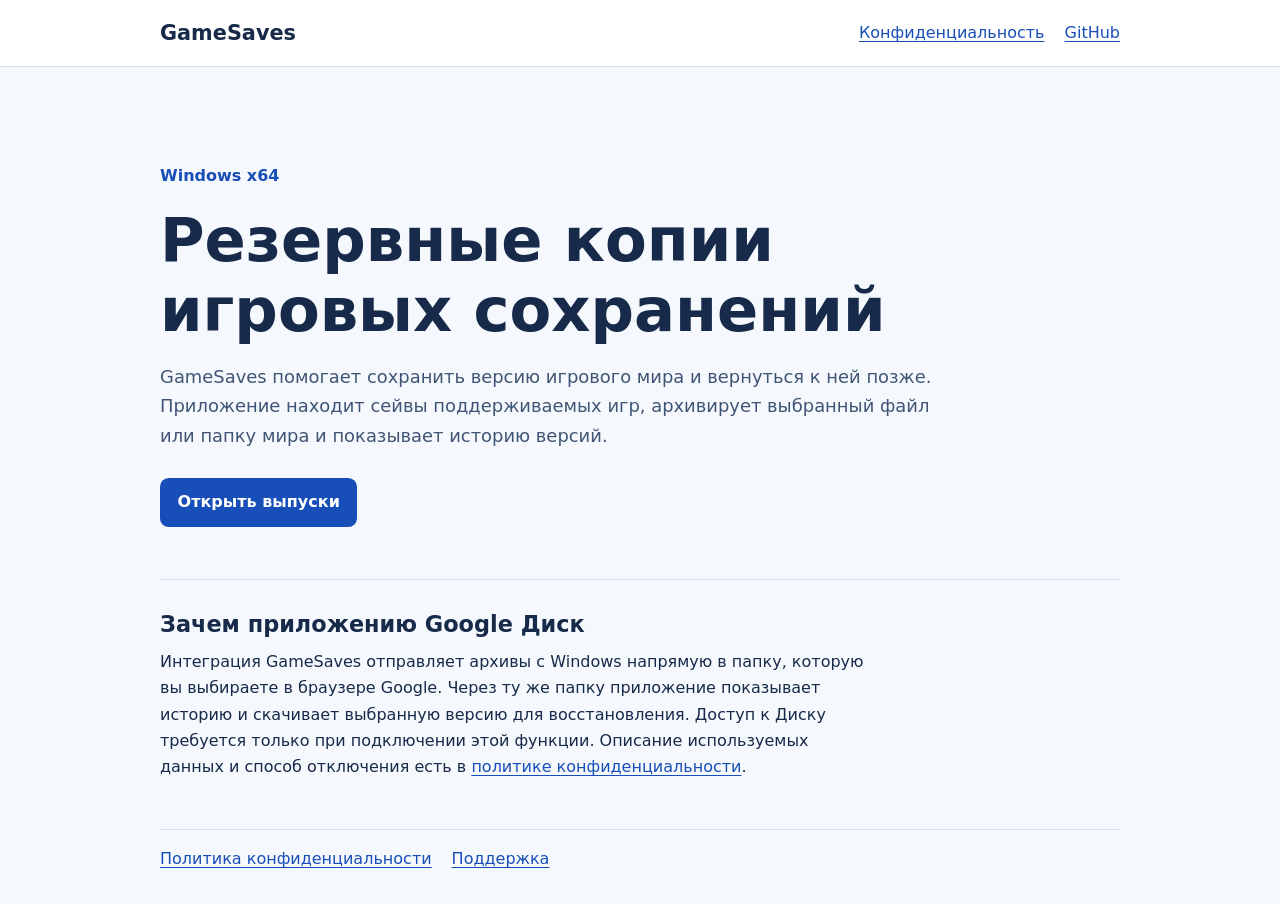
<file: index.html>
<!doctype html>
<html lang="ru">
<meta charset="utf-8">
<meta name="viewport" content="width=device-width, initial-scale=1">
<title>GameSaves — резервные копии игровых сохранений</title>
<meta name="description" content="GameSaves помогает сохранять версии игровых миров и восстанавливать их на Windows.">
<link rel="stylesheet" href="style.css">
<body>
<header><div class="bar"><a class="brand" href="./">GameSaves</a><nav aria-label="Информация о проекте"><a href="privacy.html">Конфиденциальность</a><a href="https://github.com/RadioVanya71/GameSaves">GitHub</a></nav></div></header>
<main>
<section class="intro">
<p class="platform">Windows x64</p>
<h1>Резервные копии игровых сохранений</h1>
<p class="lead">GameSaves помогает сохранить версию игрового мира и вернуться к ней позже. Приложение находит сейвы поддерживаемых игр, архивирует выбранный файл или папку мира и показывает историю версий.</p>
<a class="button" href="https://github.com/RadioVanya71/GameSaves/releases">Открыть выпуски</a>
</section>
<section class="section">
<h2>Зачем приложению Google Диск</h2>
<p>Интеграция GameSaves отправляет архивы с Windows напрямую в папку, которую вы выбираете в браузере Google. Через ту же папку приложение показывает историю и скачивает выбранную версию для восстановления. Доступ к Диску требуется только при подключении этой функции. Описание используемых данных и способ отключения есть в <a href="privacy.html">политике конфиденциальности</a>.</p>
</section>
</main>
<footer><a href="privacy.html">Политика конфиденциальности</a><a href="https://github.com/RadioVanya71/GameSaves/issues">Поддержка</a></footer>
</body>
</html>
</file>
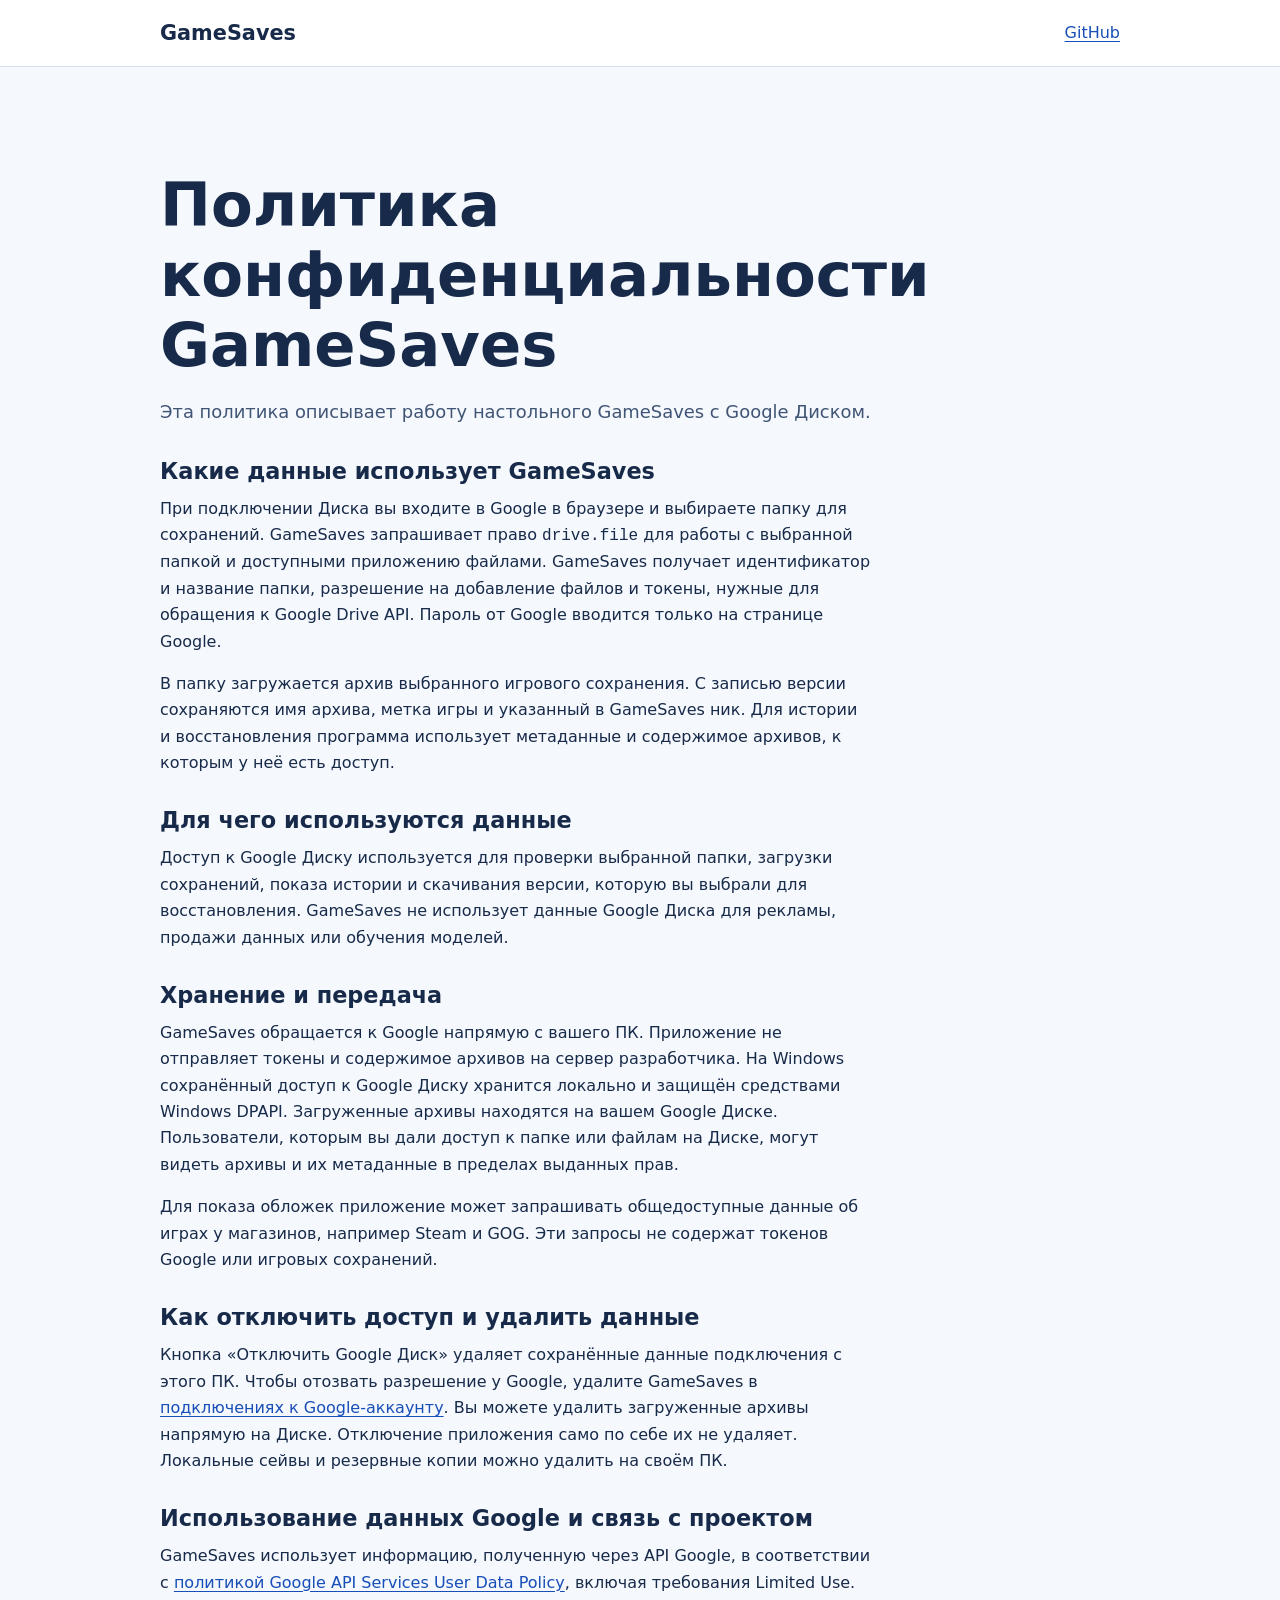
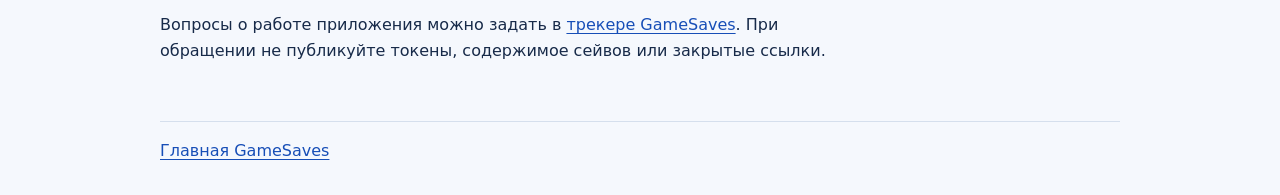
<file: privacy.html>
<!doctype html>
<html lang="ru">
<meta charset="utf-8">
<meta name="viewport" content="width=device-width, initial-scale=1">
<title>Политика конфиденциальности — GameSaves</title>
<link rel="stylesheet" href="style.css">
<body>
<header><div class="bar"><a class="brand" href="./">GameSaves</a><nav aria-label="Информация о проекте"><a href="https://github.com/RadioVanya71/GameSaves">GitHub</a></nav></div></header>
<main class="legal">
<h1>Политика конфиденциальности GameSaves</h1>
<p class="lead">Эта политика описывает работу настольного GameSaves с Google Диском.</p>

<h2>Какие данные использует GameSaves</h2>
<p>При подключении Диска вы входите в Google в браузере и выбираете папку для сохранений. GameSaves запрашивает право <code>drive.file</code> для работы с выбранной папкой и доступными приложению файлами. GameSaves получает идентификатор и название папки, разрешение на добавление файлов и токены, нужные для обращения к Google Drive API. Пароль от Google вводится только на странице Google.</p>
<p>В папку загружается архив выбранного игрового сохранения. С записью версии сохраняются имя архива, метка игры и указанный в GameSaves ник. Для истории и восстановления программа использует метаданные и содержимое архивов, к которым у неё есть доступ.</p>

<h2>Для чего используются данные</h2>
<p>Доступ к Google Диску используется для проверки выбранной папки, загрузки сохранений, показа истории и скачивания версии, которую вы выбрали для восстановления. GameSaves не использует данные Google Диска для рекламы, продажи данных или обучения моделей.</p>

<h2>Хранение и передача</h2>
<p>GameSaves обращается к Google напрямую с вашего ПК. Приложение не отправляет токены и содержимое архивов на сервер разработчика. На Windows сохранённый доступ к Google Диску хранится локально и защищён средствами Windows DPAPI. Загруженные архивы находятся на вашем Google Диске. Пользователи, которым вы дали доступ к папке или файлам на Диске, могут видеть архивы и их метаданные в пределах выданных прав.</p>
<p>Для показа обложек приложение может запрашивать общедоступные данные об играх у магазинов, например Steam и GOG. Эти запросы не содержат токенов Google или игровых сохранений.</p>

<h2>Как отключить доступ и удалить данные</h2>
<p>Кнопка «Отключить Google Диск» удаляет сохранённые данные подключения с этого ПК. Чтобы отозвать разрешение у Google, удалите GameSaves в <a href="https://myaccount.google.com/connections">подключениях к Google-аккаунту</a>. Вы можете удалить загруженные архивы напрямую на Диске. Отключение приложения само по себе их не удаляет. Локальные сейвы и резервные копии можно удалить на своём ПК.</p>

<h2>Использование данных Google и связь с проектом</h2>
<p>GameSaves использует информацию, полученную через API Google, в соответствии с <a href="https://developers.google.com/terms/api-services-user-data-policy">политикой Google API Services User Data Policy</a>, включая требования Limited Use.</p>
<p>Вопросы о работе приложения можно задать в <a href="https://github.com/RadioVanya71/GameSaves/issues">трекере GameSaves</a>. При обращении не публикуйте токены, содержимое сейвов или закрытые ссылки.</p>
</main>
<footer><a href="./">Главная GameSaves</a></footer>
</body>
</html>
</file>
<file: style.css>
:root{color-scheme:light;--ink:#172a49;--muted:#405575;--line:#d5dfed;--link:#174eb7;--bg:#f5f8fd}
*{box-sizing:border-box}
body{margin:0;background:var(--bg);color:var(--ink);font:1rem/1.65 system-ui,sans-serif}
header{background:white;border-bottom:1px solid var(--line)}
.bar,main,footer{width:min(100% - 2rem,60rem);margin-inline:auto}
.bar,footer,nav{display:flex;align-items:center;gap:1.25rem;flex-wrap:wrap}
.bar{justify-content:space-between;padding-block:1rem}
.brand{font-size:1.3rem;font-weight:760;color:var(--ink);text-decoration:none}
a{color:var(--link);text-underline-offset:.2em}
a:focus-visible{outline:3px solid var(--link);outline-offset:4px}
.intro,.legal{padding-block:clamp(2.5rem,8vw,6rem) 2.5rem}
.platform{font-weight:700;color:var(--link)}
h1,h2{line-height:1.15;text-wrap:balance}
h1{font-size:clamp(2rem,5vw,3.8rem);margin:.5rem 0 1rem}
h2{font-size:1.4rem;margin:2rem 0 .7rem}
p{max-width:70ch;margin:0 0 1rem}
.lead{font-size:1.12rem;color:var(--muted)}
.button{display:inline-block;margin-block:.75rem;padding:.7rem 1.1rem;border-radius:.55rem;background:var(--link);color:white;font-weight:650;text-decoration:none}
.section{border-top:1px solid var(--line);padding-bottom:2rem}
footer{padding-block:1rem 2rem;border-top:1px solid var(--line)}
@media (max-width:30rem){.bar,nav{gap:.6rem 1rem}}
</file>
